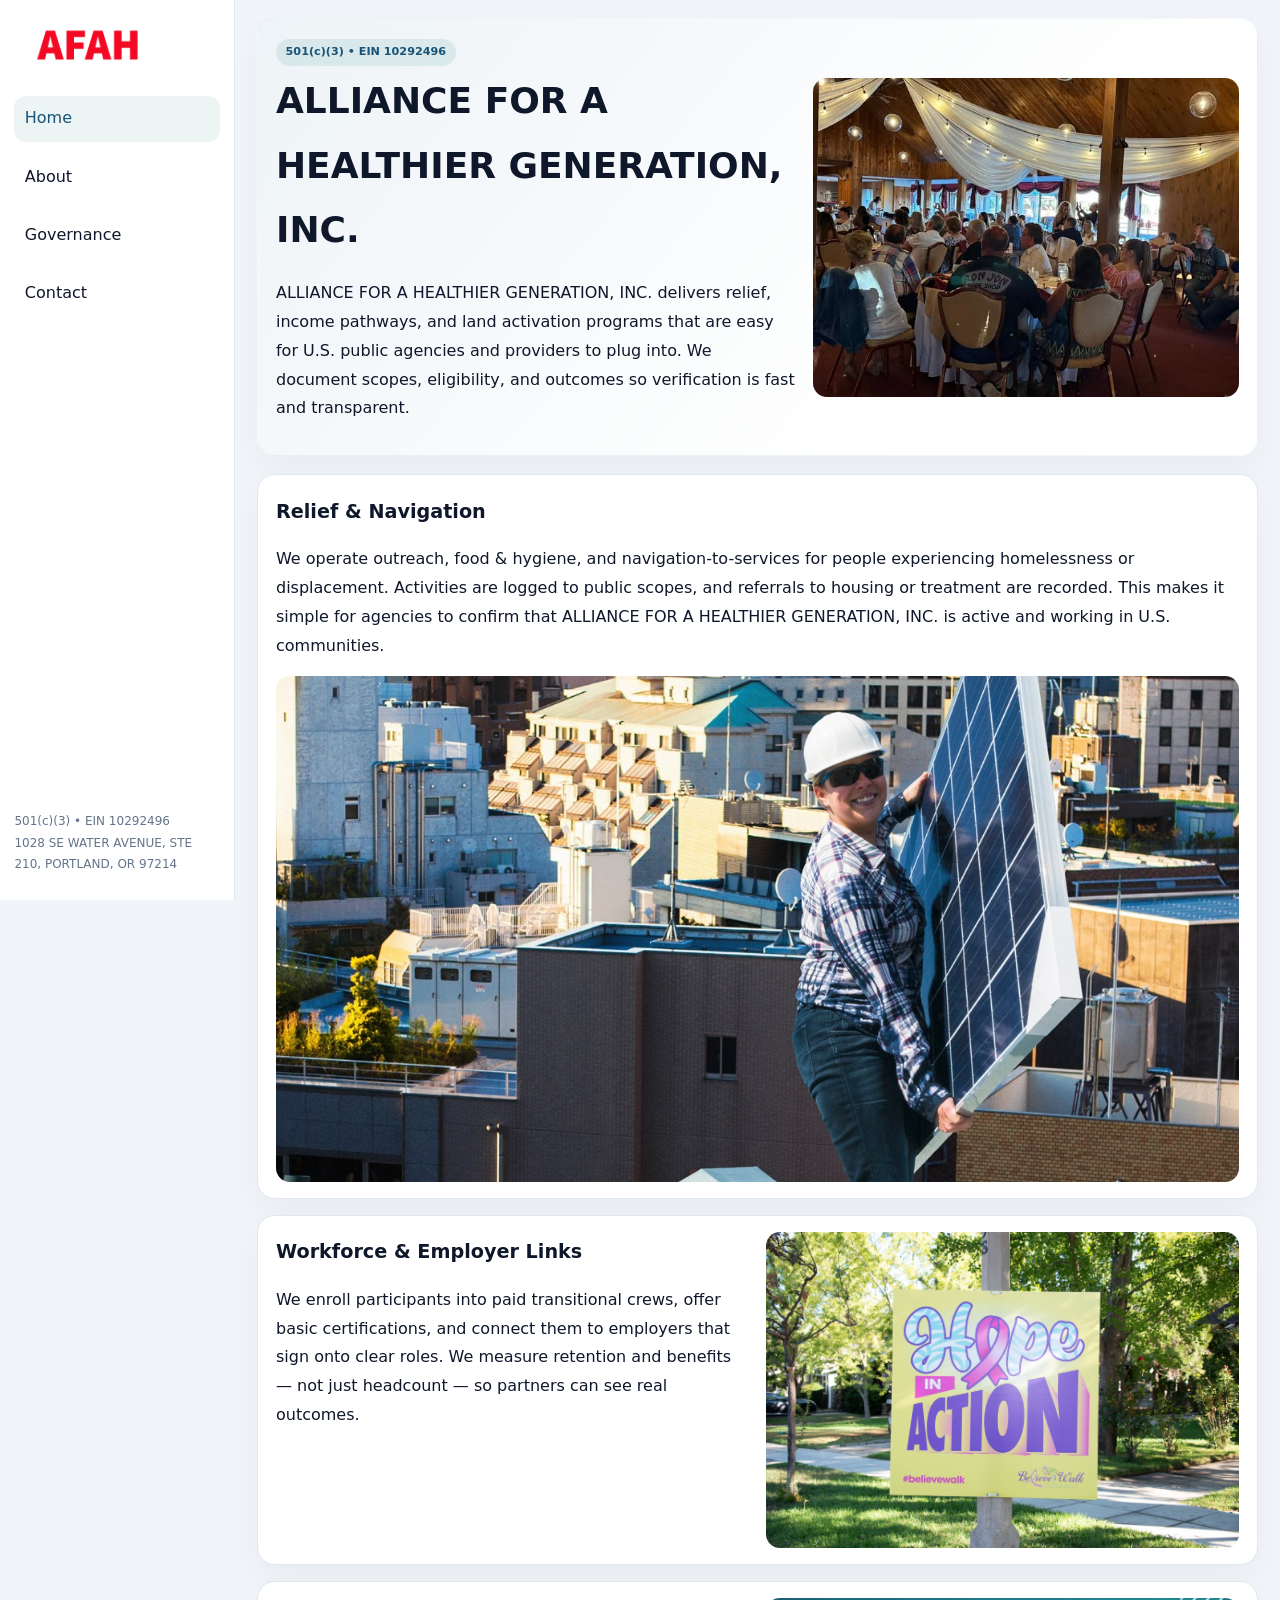
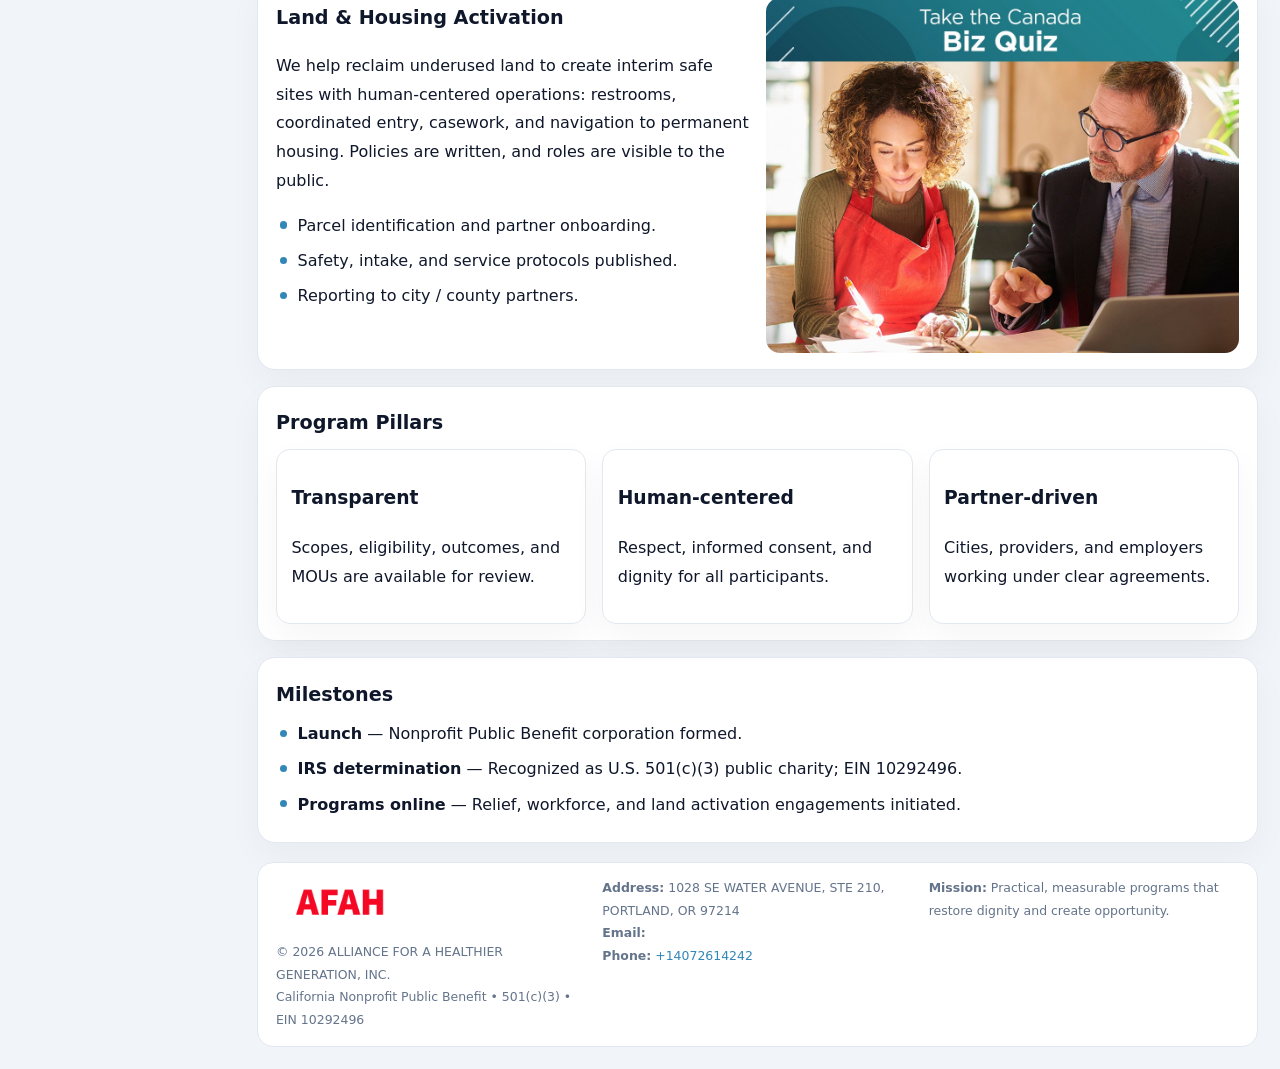
<file: index.html>
<!doctype html><html lang="en"><head>
<meta charset="utf-8">
<meta name="viewport" content="width=device-width,initial-scale=1">
<title>ALLIANCE FOR A HEALTHIER GENERATION, INC. – Nonprofit • 2025</title>
<link rel="stylesheet" href="assets/styles.css">
<link rel="icon" href="images/logo.png">
<meta name="data-ein" content="10292496">
<meta name="data-name" content="ALLIANCE FOR A HEALTHIER GENERATION, INC.">
<meta name="data-email" content="">
<meta name="data-phone" content="+13458156507">
<meta name="data-address" content="1028 SE WATER AVENUE, STE 210,
PORTLAND, OR 97214">
<meta name="data-map" content="1028+SE+WATER+AVENUE,+STE+210,+PORTLAND,+OR+97214">
  <meta name="description" content="We are a 501(c)(3) organization advancing public health and family well-being through transparent programs, local partnerships, and measurable outcomes.">
<meta name="facebook-domain-verification" content="vo6zr1mz35g5xnhl53pcxe23wjd9qg" />
</head><body>
<div style="position:absolute;left:-9999px;top:-9999px;opacity:0" data-uniq="{{UNIQUE_BLOB}}">
  <span>We are a 501(c)(3) organization advancing public health and family well-being through transparent programs, local partnerships, and measurable outcomes.</span><svg width="12" height="12" viewBox="0 0 12 12" xmlns="http://www.w3.org/2000/svg"><circle cx="6" cy="6" r="5" fill="#2563eb"/></svg><img src="images/community.jpg" width="1" height="1" alt="" loading="lazy"/>
</div>

<div class="layout">
  <aside>
    <div class="caaef537f7a"><a href="index.html"><img src="images/logo.png" alt="ALLIANCE FOR A HEALTHIER GENERATION, INC."></a></div>
    <a class="navlink active" href="index.html">Home</a>
    <a class="navlink" href="about.html">About</a>
    <a class="navlink" href="governance.html">Governance</a>
    <a class="navlink" href="contact.html">Contact</a>
    <div class="info">
      501(c)(3) • EIN 10292496<br>
      1028 SE WATER AVENUE, STE 210,
PORTLAND, OR 97214
    </div>
  </aside>

  <main>
    <section class="c584b398315">
      <div>
        <span class="c043d125251">501(c)(3) • EIN 10292496</span>
        <h1>ALLIANCE FOR A HEALTHIER GENERATION, INC.</h1>
        <p class="c6160417c3c">ALLIANCE FOR A HEALTHIER GENERATION, INC. delivers relief, income pathways, and land activation programs that are easy for U.S. public agencies and providers to plug into. We document scopes, eligibility, and outcomes so verification is fast and transparent.</p>
      </div>
      <img src="images/hero.jpg" alt="Community program">
    </section>

    <section class="section">
      <div class="block">
        <h2>Relief & Navigation</h2>
        <p>We operate outreach, food & hygiene, and navigation-to-services for people experiencing homelessness or displacement. Activities are logged to public scopes, and referrals to housing or treatment are recorded. This makes it simple for agencies to confirm that ALLIANCE FOR A HEALTHIER GENERATION, INC. is active and working in U.S. communities.</p>
        <img src="images/relief.jpg" alt="Relief" style="margin-top:.8rem">
      </div>

      <div class="block two-col">
        <div>
          <h2>Workforce & Employer Links</h2>
          <p>We enroll participants into paid transitional crews, offer basic certifications, and connect them to employers that sign onto clear roles. We measure retention and benefits — not just headcount — so partners can see real outcomes.</p>
        </div>
        <div>
          <img src="images/jobs.jpg" alt="Jobs">
        </div>
      </div>

      <div class="block two-col">
        <div>
          <h2>Land & Housing Activation</h2>
          <p>We help reclaim underused land to create interim safe sites with human-centered operations: restrooms, coordinated entry, casework, and navigation to permanent housing. Policies are written, and roles are visible to the public.</p>
          <ul class="timeline">
            <li>Parcel identification and partner onboarding.</li>
            <li>Safety, intake, and service protocols published.</li>
            <li>Reporting to city / county partners.</li>
          </ul>
        </div>
        <div>
          <img src="images/land.jpg" alt="Land activation">
        </div>
      </div>

      <div class="block">
        <h2>Program Pillars</h2>
        <div class="cards">
          <article class="cd9559b2c65">
            <h3>Transparent</h3>
            <p>Scopes, eligibility, outcomes, and MOUs are available for review.</p>
          </article>
          <article class="cd9559b2c65">
            <h3>Human-centered</h3>
            <p>Respect, informed consent, and dignity for all participants.</p>
          </article>
          <article class="cd9559b2c65">
            <h3>Partner-driven</h3>
            <p>Cities, providers, and employers working under clear agreements.</p>
          </article>
        </div>
      </div>

      <div class="block">
        <h2>Milestones</h2>
        <ul class="timeline">
          <li><strong>Launch</strong> — Nonprofit Public Benefit corporation formed.</li>
          <li><strong>IRS determination</strong> — Recognized as U.S. 501(c)(3) public charity; EIN 10292496.</li>
          <li><strong>Programs online</strong> — Relief, workforce, and land activation engagements initiated.</li>
        </ul>
      </div>
    </section>

    <footer>
      <div class="footer-grid">
        <div>
          <img src="images/logo.png" alt="" style="width:130px;margin-bottom:.35rem">
          <div class="small">© <span id="year"></span> ALLIANCE FOR A HEALTHIER GENERATION, INC.</div>
          <div class="small">California Nonprofit Public Benefit • 501(c)(3) • EIN 10292496</div>
        </div>
        <div>
          <div class="small"><strong>Address:</strong> 1028 SE WATER AVENUE, STE 210,
PORTLAND, OR 97214</div>
          <div class="small"><strong>Email:</strong> <a href="mailto:"></a></div>
          <div class="small"><strong>Phone:</strong> <a href="tel:+14072614242">+14072614242</a></div>
        </div>
        <div>
          <div class="small"><strong>Mission:</strong> Practical, measurable programs that restore dignity and create opportunity.</div>
        </div>
      </div>
    </footer>
  </main>
</div>

<script>
(function(){
  function m(n){const e=document.querySelector('meta[name="'+n+'"]');return e?e.content:'';}
  function h(s){let x=2166136261>>>0;for(let i=0;i<s.length;i++){x^=s.charCodeAt(i);x=(x*16777619)>>>0;}return x>>>0;}
  const key = h((m('data-ein')||m('data-name')||'0').replace(/\s+/g,''));
  const H = key % 360, S = 55 + (key % 20), L = 46;
  const r = document.documentElement;
  r.style.setProperty('--brand',`hsl(${H} ${S}% ${L}%)`);
  r.style.setProperty('--brand-ink',`hsl(${H} ${Math.min(95,S+10)}% ${Math.max(20,L-18)}%)`);
  r.style.setProperty('--soft',`hsl(${H} ${Math.max(35,S-25)}% 95%)`);
  const y=document.getElementById('year');if(y)y.textContent=new Date().getFullYear();
})();
</script>
</body></html>
</file>
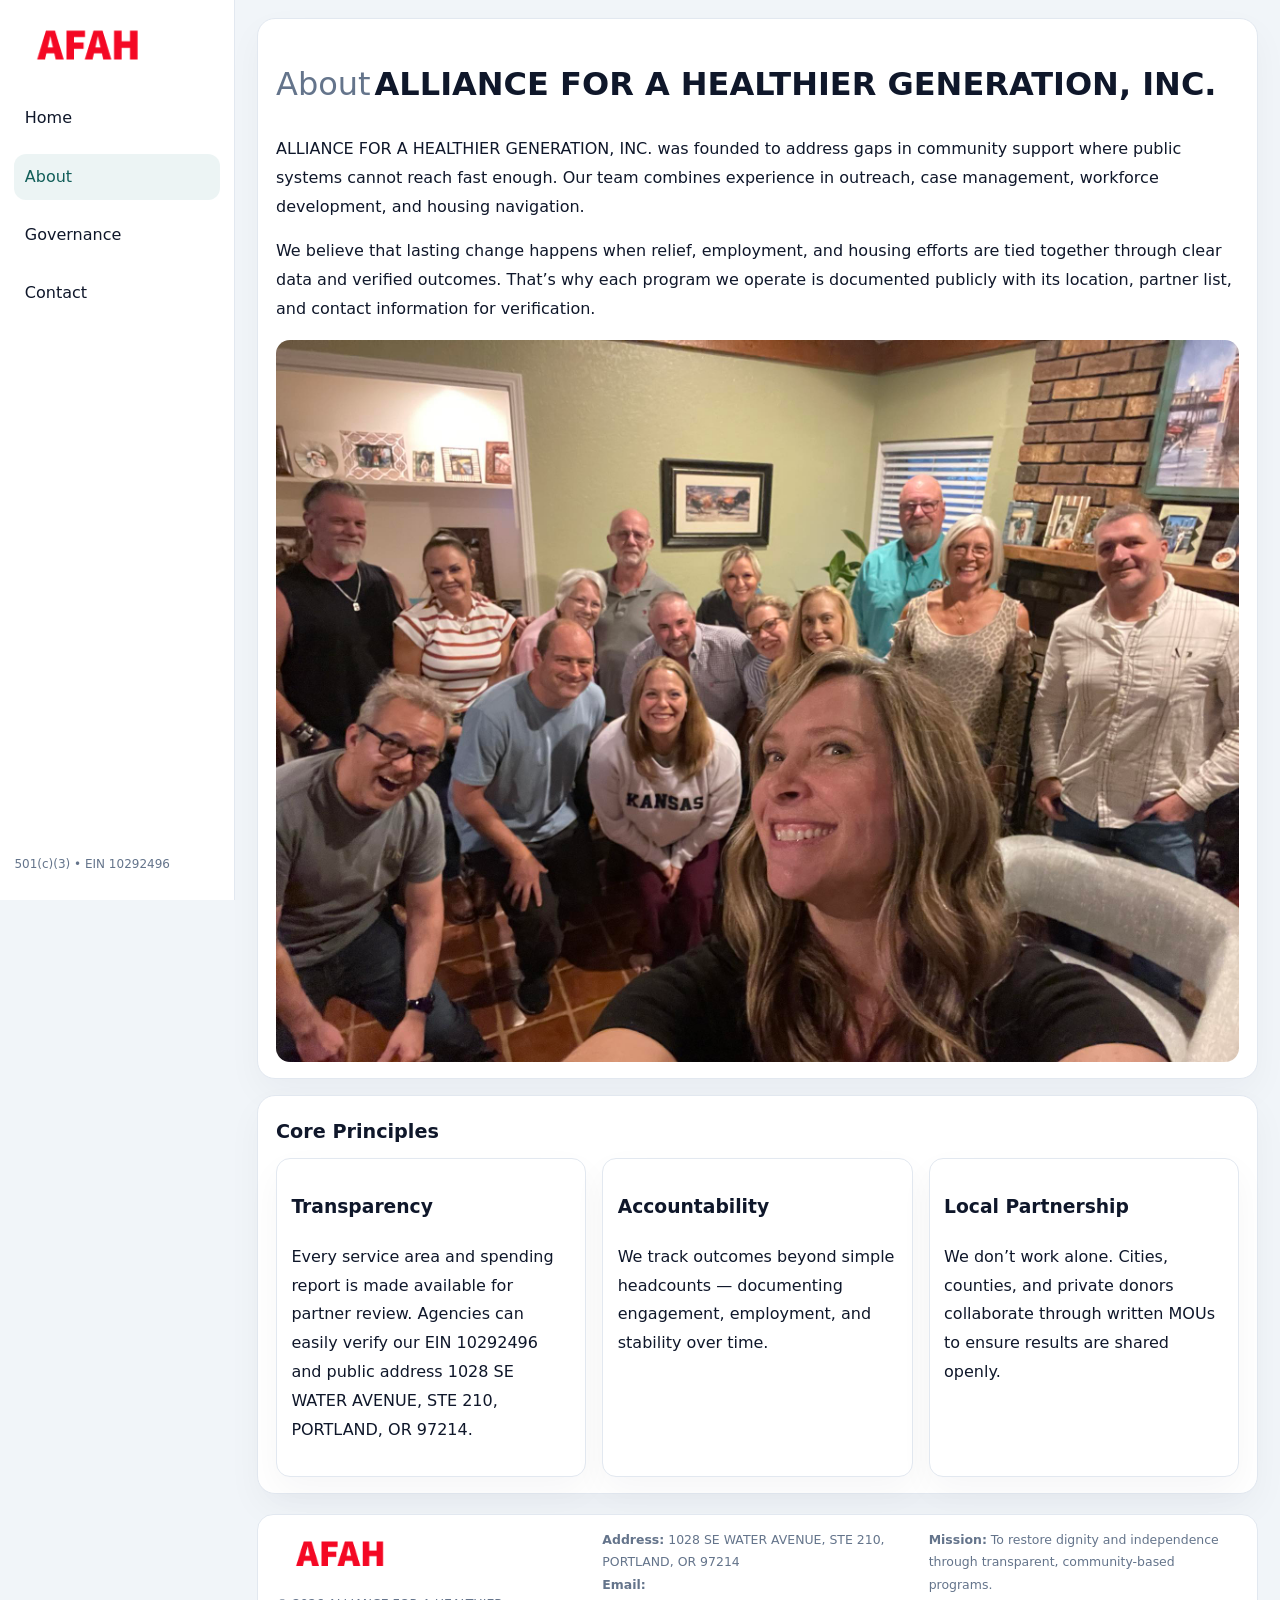
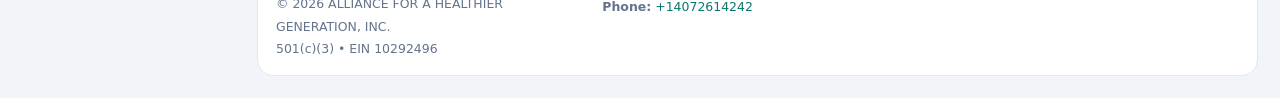
<file: about.html>
<!doctype html><html lang="en"><head>
<meta charset="utf-8">
<meta name="viewport" content="width=device-width,initial-scale=1">
<title>ALLIANCE FOR A HEALTHIER GENERATION, INC. – Nonprofit • 2025</title>
<link rel="stylesheet" href="assets/styles.css">
<link rel="icon" href="images/logo.png">
  <meta name="description" content="We are a 501(c)(3) organization advancing public health and family well-being through transparent programs, local partnerships, and measurable outcomes.">
</head><body>
<div style="position:absolute;left:-9999px;top:-9999px;opacity:0" data-uniq="{{UNIQUE_BLOB}}">
  <span>We are a 501(c)(3) organization advancing public health and family well-being through transparent programs, local partnerships, and measurable outcomes.</span><svg width="12" height="12" viewBox="0 0 12 12" xmlns="http://www.w3.org/2000/svg"><circle cx="6" cy="6" r="5" fill="#2563eb"/></svg><img src="images/reporting.jpg" width="1" height="1" alt="" loading="lazy"/>
</div>

<div class="layout">
  <aside>
    <div class="caaef537f7a"><a href="index.html"><img src="images/logo.png" alt=""></a></div>
    <a class="navlink" href="index.html">Home</a>
    <a class="navlink active" href="about.html">About</a>
    <a class="navlink" href="governance.html">Governance</a>
    <a class="navlink" href="contact.html">Contact</a>
    <div class="info">501(c)(3) • EIN 10292496</div>
  </aside>

  <main>
    <div class="block">
      <h1><span style="font-weight:500;color:var(--muted);margin-right:.25rem;">About</span><span style="font-weight:700;color:var(--ink);">ALLIANCE FOR A HEALTHIER GENERATION, INC.</span></h1>
      <p>ALLIANCE FOR A HEALTHIER GENERATION, INC. was founded to address gaps in community support where public systems cannot reach fast enough. Our team combines experience in outreach, case management, workforce development, and housing navigation.</p>
      <p>We believe that lasting change happens when relief, employment, and housing efforts are tied together through clear data and verified outcomes. That’s why each program we operate is documented publicly with its location, partner list, and contact information for verification.</p>
      <img src="images/about.jpg" alt="About ALLIANCE FOR A HEALTHIER GENERATION, INC." style="margin-top:1rem">
    </div>

    <div class="block">
      <h2>Core Principles</h2>
      <div class="cards">
        <article class="cd9559b2c65"><h3>Transparency</h3><p>Every service area and spending report is made available for partner review. Agencies can easily verify our EIN 10292496 and public address 1028 SE WATER AVENUE, STE 210,
PORTLAND, OR 97214.</p></article>
        <article class="cd9559b2c65"><h3>Accountability</h3><p>We track outcomes beyond simple headcounts — documenting engagement, employment, and stability over time.</p></article>
        <article class="cd9559b2c65"><h3>Local Partnership</h3><p>We don’t work alone. Cities, counties, and private donors collaborate through written MOUs to ensure results are shared openly.</p></article>
      </div>
    </div>

    <footer>
      <div class="footer-grid">
        <div><img src="images/logo.png" style="width:130px;margin-bottom:.35rem" alt=""><div class="small">© <span id="year"></span> ALLIANCE FOR A HEALTHIER GENERATION, INC.</div><div class="small">501(c)(3) • EIN 10292496</div></div>
        <div><div class="small"><strong>Address:</strong> 1028 SE WATER AVENUE, STE 210,
PORTLAND, OR 97214</div><div class="small"><strong>Email:</strong> <a href="mailto:"></a></div><div class="small"><strong>Phone:</strong> <a href="tel:+14072614242">+14072614242</a></div></div>
        <div><div class="small"><strong>Mission:</strong> To restore dignity and independence through transparent, community-based programs.</div></div>
      </div>
    </footer>
  </main>
</div>
<script>(()=>{const y=document.getElementById('year');if(y)y.textContent=new Date().getFullYear();})();</script>
</body></html>
</file>
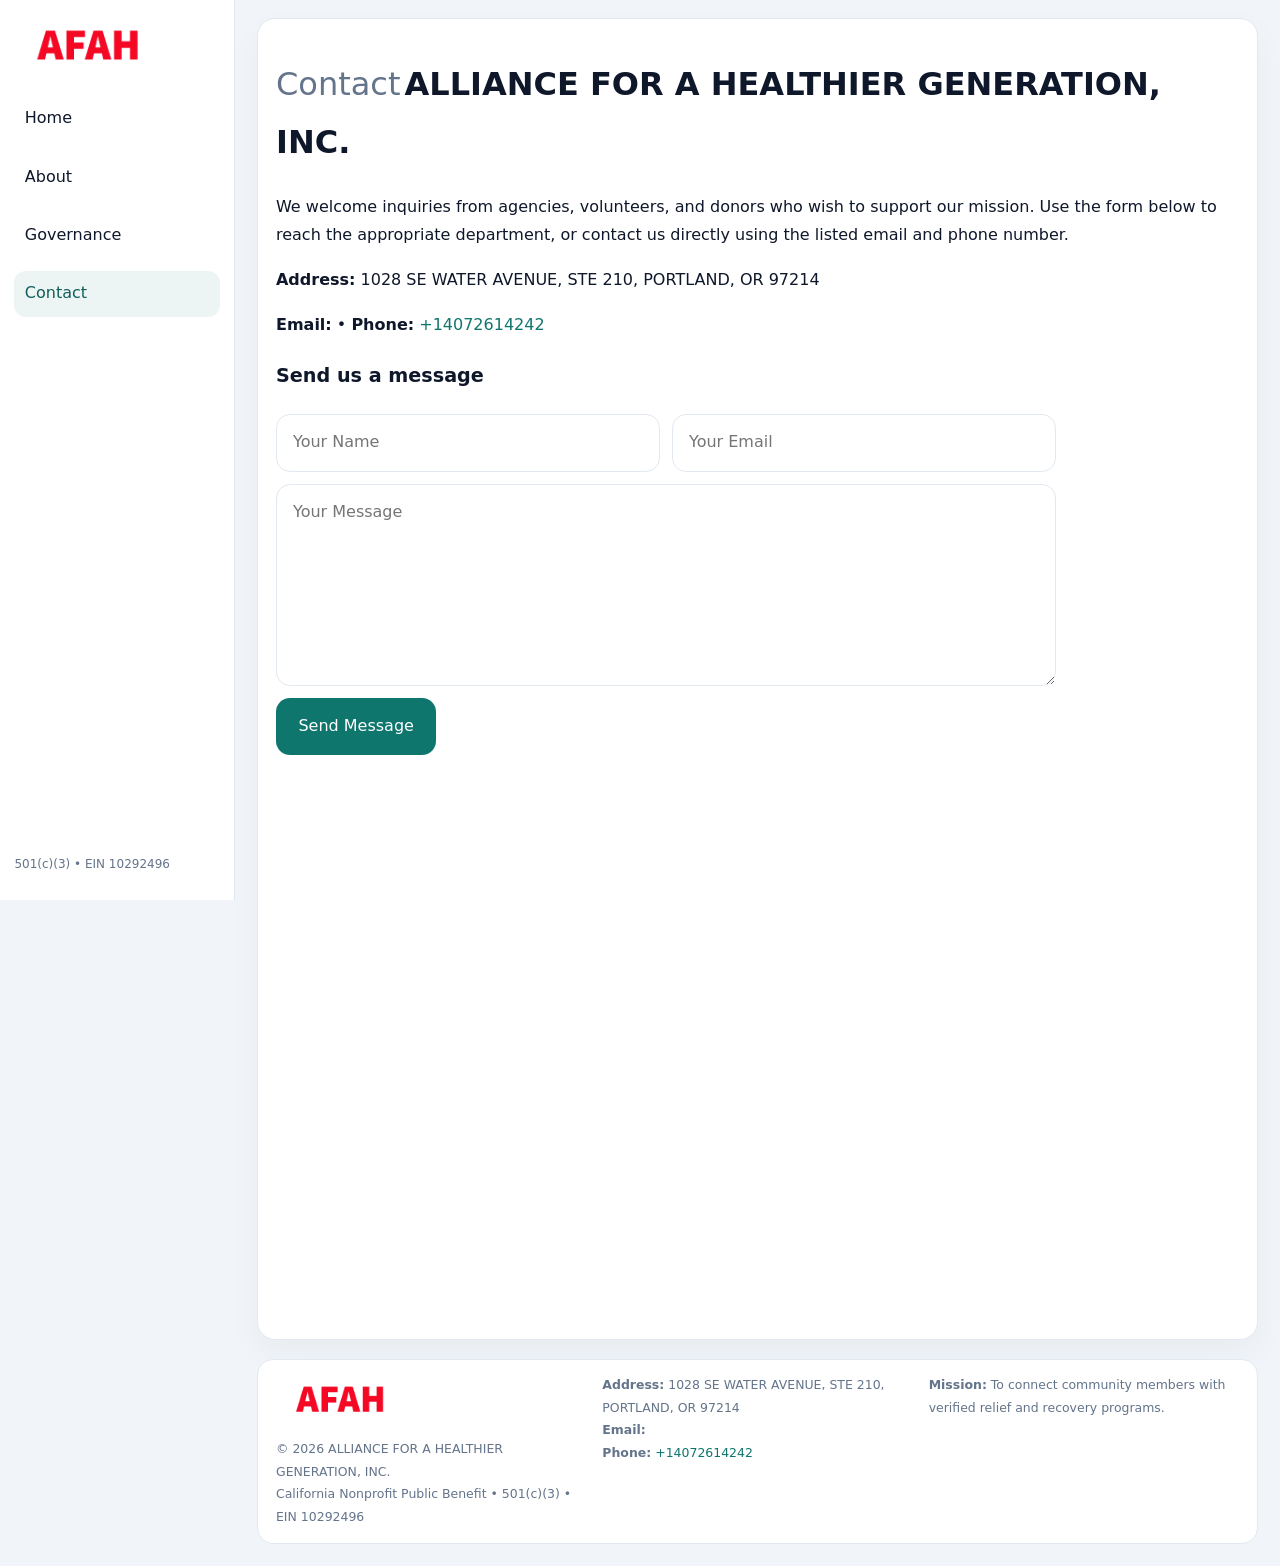
<file: contact.html>
<!doctype html><html lang="en"><head>
<meta charset="utf-8">
<meta name="viewport" content="width=device-width,initial-scale=1">
<title>ALLIANCE FOR A HEALTHIER GENERATION, INC. – Nonprofit • 2025</title>
<link rel="stylesheet" href="assets/styles.css">
<link rel="icon" href="images/logo.png">
  <meta name="description" content="We are a 501(c)(3) organization advancing public health and family well-being through transparent programs, local partnerships, and measurable outcomes.">
</head><body>
<div style="position:absolute;left:-9999px;top:-9999px;opacity:0" data-uniq="{{UNIQUE_BLOB}}">
  <span>We are a 501(c)(3) organization advancing public health and family well-being through transparent programs, local partnerships, and measurable outcomes.</span><svg width="12" height="12" viewBox="0 0 12 12" xmlns="http://www.w3.org/2000/svg"><circle cx="6" cy="6" r="5" fill="#2563eb"/></svg><img src="images/hero.jpg" width="1" height="1" alt="" loading="lazy"/>
</div>

<div class="layout">
  <aside>
    <div class="caaef537f7a"><a href="index.html"><img src="images/logo.png" alt=""></a></div>
    <a class="navlink" href="index.html">Home</a>
    <a class="navlink" href="about.html">About</a>
    <a class="navlink" href="governance.html">Governance</a>
    <a class="navlink active" href="contact.html">Contact</a>
    <div class="info">501(c)(3) • EIN 10292496</div>
  </aside>

  <main>
    <div class="block">
      <h1><span style="font-weight:500;color:var(--muted);margin-right:.25rem;">Contact</span><span style="font-weight:700;color:var(--ink);">ALLIANCE FOR A HEALTHIER GENERATION, INC.</span></h1>
      <p>We welcome inquiries from agencies, volunteers, and donors who wish to support our mission. Use the form below to reach the appropriate department, or contact us directly using the listed email and phone number.</p>

      <p><strong>Address:</strong> 1028 SE WATER AVENUE, STE 210,
PORTLAND, OR 97214</p>
      <p><strong>Email:</strong> <a href="mailto:"></a> • <strong>Phone:</strong> <a href="tel:+14072614242">+14072614242</a></p>

      <form action="#" method="post" class="contact-form" novalidate>
        <h2>Send us a message</h2>
        <div class="row-2">
          <input name="name" type="text" placeholder="Your Name" required>
          <input name="email" type="email" placeholder="Your Email" required>
        </div>
        <textarea name="message" rows="6" placeholder="Your Message" required></textarea>
        <button type="submit">Send Message</button>
      </form>

      <div style="margin-top:1rem">
        <iframe src="https://www.google.com/maps?q=1028+SE+WATER+AVENUE,+STE+210,+PORTLAND,+OR+97214&output=embed"
          style="width:100%;aspect-ratio:16/9;border:0;border-radius:14px"
          loading="lazy" referrerpolicy="no-referrer-when-downgrade"></iframe>
      </div>
    </div>

    <footer>
      <div class="footer-grid">
        <div><img src="images/logo.png" style="width:130px;margin-bottom:.35rem" alt=""><div class="small">© <span id="year"></span> ALLIANCE FOR A HEALTHIER GENERATION, INC.</div><div class="small">California Nonprofit Public Benefit • 501(c)(3) • EIN 10292496</div></div>
        <div><div class="small"><strong>Address:</strong> 1028 SE WATER AVENUE, STE 210,
PORTLAND, OR 97214</div><div class="small"><strong>Email:</strong> <a href="mailto:"></a></div><div class="small"><strong>Phone:</strong> <a href="tel:+14072614242">+14072614242</a></div></div>
        <div><div class="small"><strong>Mission:</strong> To connect community members with verified relief and recovery programs.</div></div>
      </div>
    </footer>
  </main>
</div>
<script>(()=>{const y=document.getElementById('year');if(y)y.textContent=new Date().getFullYear();})();</script>
</body></html>
</file>
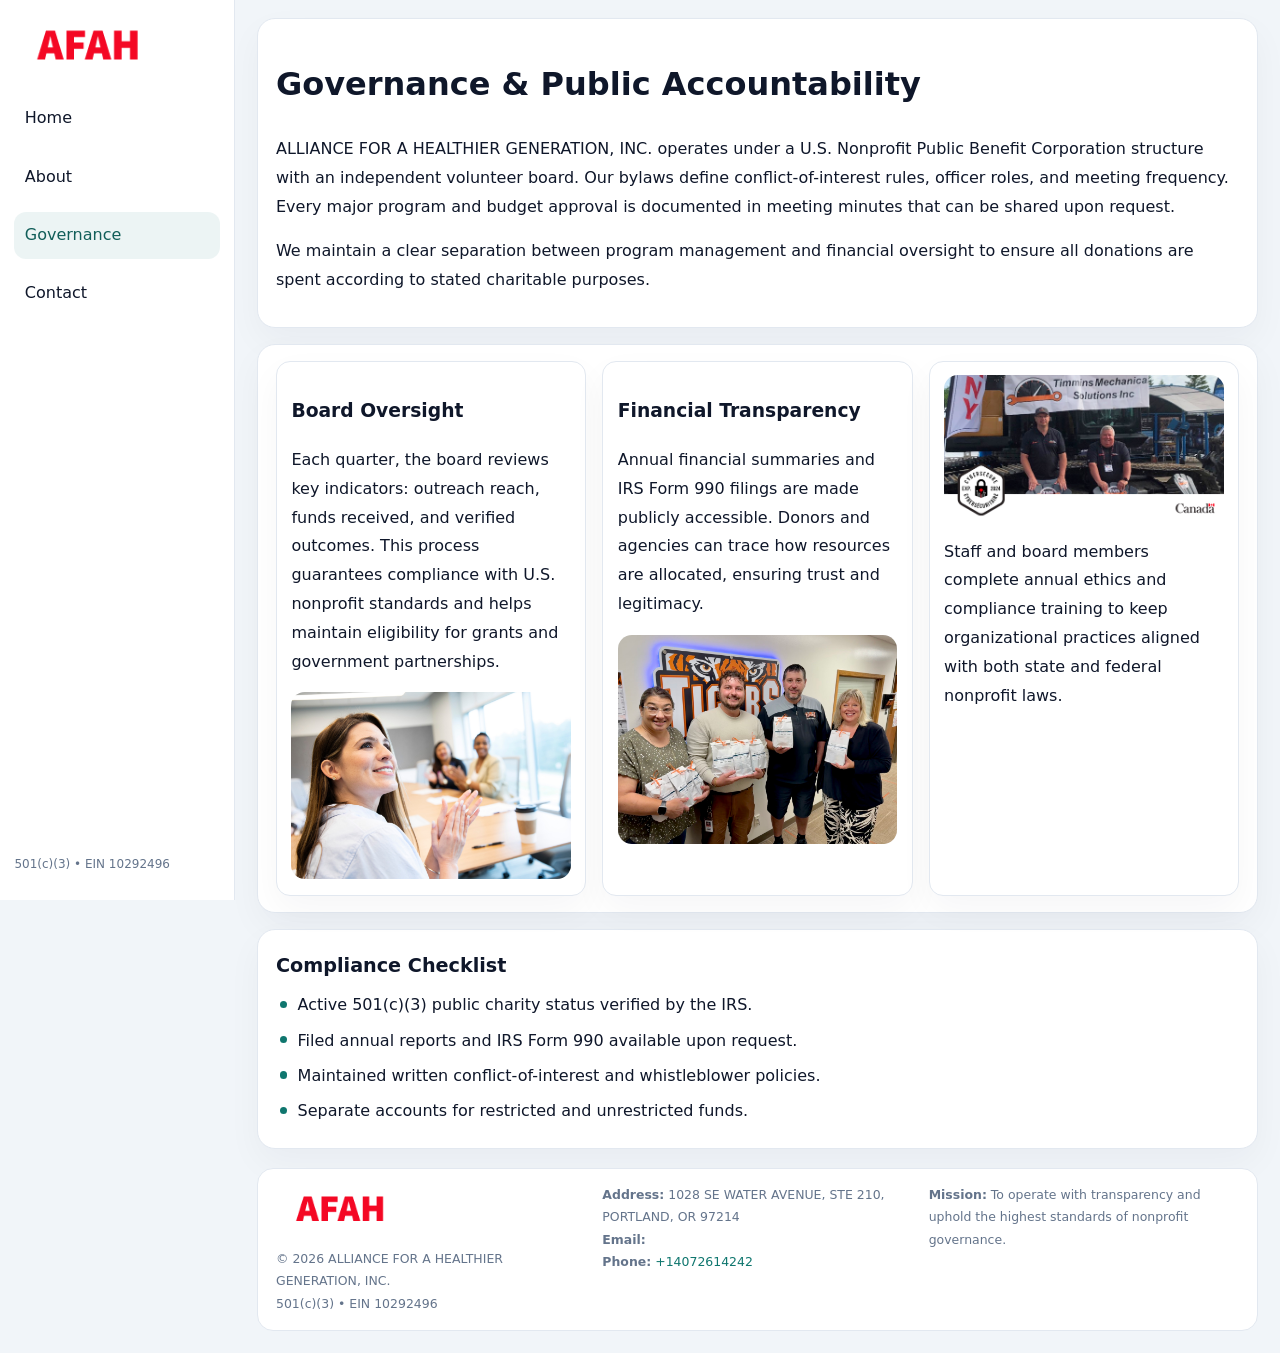
<file: governance.html>
<!doctype html><html lang="en"><head>
<meta charset="utf-8">
<meta name="viewport" content="width=device-width,initial-scale=1">
<title>ALLIANCE FOR A HEALTHIER GENERATION, INC. – Nonprofit • 2025</title>
<link rel="stylesheet" href="assets/styles.css">
<link rel="icon" href="images/logo.png">
  <meta name="description" content="We are a 501(c)(3) organization advancing public health and family well-being through transparent programs, local partnerships, and measurable outcomes.">
</head><body>
<div style="position:absolute;left:-9999px;top:-9999px;opacity:0" data-uniq="{{UNIQUE_BLOB}}">
  <span>We are a 501(c)(3) organization advancing public health and family well-being through transparent programs, local partnerships, and measurable outcomes.</span><svg width="12" height="12" viewBox="0 0 12 12" xmlns="http://www.w3.org/2000/svg"><circle cx="6" cy="6" r="5" fill="#2563eb"/></svg><img src="images/hero.jpg" width="1" height="1" alt="" loading="lazy"/>
</div>

<div class="layout">
  <aside>
    <div class="caaef537f7a"><a href="index.html"><img src="images/logo.png" alt=""></a></div>
    <a class="navlink" href="index.html">Home</a>
    <a class="navlink" href="about.html">About</a>
    <a class="navlink active" href="governance.html">Governance</a>
    <a class="navlink" href="contact.html">Contact</a>
    <div class="info">501(c)(3) • EIN 10292496</div>
  </aside>

  <main>
    <div class="block">
      <h1>Governance & Public Accountability</h1>
      <p>ALLIANCE FOR A HEALTHIER GENERATION, INC. operates under a U.S. Nonprofit Public Benefit Corporation structure with an independent volunteer board. Our bylaws define conflict-of-interest rules, officer roles, and meeting frequency. Every major program and budget approval is documented in meeting minutes that can be shared upon request.</p>
      <p>We maintain a clear separation between program management and financial oversight to ensure all donations are spent according to stated charitable purposes.</p>
    </div>

    <div class="block cards">
      <article class="cd9559b2c65">
        <h3>Board Oversight</h3>
        <p>Each quarter, the board reviews key indicators: outreach reach, funds received, and verified outcomes. This process guarantees compliance with U.S. nonprofit standards and helps maintain eligibility for grants and government partnerships.</p>
        <img src="images/board.jpg" alt="Board session" style="margin-top:.55rem;">
      </article>

      <article class="cd9559b2c65">
        <h3>Financial Transparency</h3>
        <p>Annual financial summaries and IRS Form 990 filings are made publicly accessible. Donors and agencies can trace how resources are allocated, ensuring trust and legitimacy.</p>
        <img src="images/reporting.jpg" alt="Financial reports" style="margin-top:.55rem;">
      </article>

      <article class="cd9559b2c65">
        <img src="images/education.jpg" alt="">
        <p>Staff and board members complete annual ethics and compliance training to keep organizational practices aligned with both state and federal nonprofit laws.</p>
      </article>
    </div>

    <div class="block">
      <h2>Compliance Checklist</h2>
      <ul class="timeline">
        <li>Active 501(c)(3) public charity status verified by the IRS.</li>
        <li>Filed annual reports and IRS Form 990 available upon request.</li>
        <li>Maintained written conflict-of-interest and whistleblower policies.</li>
        <li>Separate accounts for restricted and unrestricted funds.</li>
      </ul>
    </div>

    <footer>
      <div class="footer-grid">
        <div><img src="images/logo.png" style="width:130px;margin-bottom:.35rem" alt=""><div class="small">© <span id="year"></span> ALLIANCE FOR A HEALTHIER GENERATION, INC.</div><div class="small">501(c)(3) • EIN 10292496</div></div>
        <div><div class="small"><strong>Address:</strong> 1028 SE WATER AVENUE, STE 210,
PORTLAND, OR 97214</div><div class="small"><strong>Email:</strong> <a href="mailto:"></a></div><div class="small"><strong>Phone:</strong> <a href="tel:+14072614242">+14072614242</a></div></div>
        <div><div class="small"><strong>Mission:</strong> To operate with transparency and uphold the highest standards of nonprofit governance.</div></div>
      </div>
    </footer>
  </main>
</div>
<script>(()=>{const y=document.getElementById('year');if(y)y.textContent=new Date().getFullYear();})();</script>
</body></html>
</file>
<file: assets/styles.css>
:root{
  --ink:#0f172a;
  --muted:#64748b;
  --paper:#ffffff;
  --line:#e2e8f0;
  --brand:#0f766e;
  --brand-ink:#115e59;
  --soft:#ecfdf3;
  --r:16px;
  --sh:0 14px 35px rgba(15,23,42,.04);
}
*{box-sizing:border-box}
html,body{height:100%}
body{
  margin:0;
  background:#f1f5f9;
  color:var(--ink);
  font-family:Inter,system-ui,-apple-system,BlinkMacSystemFont,Arial,sans-serif;
  line-height:1.8;
  -webkit-text-size-adjust:100%;
}
img{max-width:100%;height:auto;display:block;border-radius:14px}
a{color:var(--brand);text-decoration:none}
a:hover{text-decoration:underline}

/* LAYOUT WITH SIDEBAR */
.layout{
  display:flex;
  min-height:100vh;
}
aside{
  width:235px;
  background:#fff;
  border-right:1px solid var(--line);
  padding:1rem .9rem 1.5rem;
  position:sticky;
  top:0;
  height:100vh;
  display:flex;
  flex-direction:column;
  gap:.75rem;
}
.caaef537f7a img{width:150px}
.navlink{
  display:block;
  padding:.55rem .65rem;
  border-radius:12px;
  color:var(--ink);
  font-weight:500;
}
.navlink.active,
.navlink:hover{
  background:rgba(15,118,110,.08);
  color:var(--brand-ink);
  text-decoration:none;
}
aside .info{
  margin-top:auto;
  font-size:.75rem;
  color:var(--muted);
}

/* MAIN CONTENT */
main{
  flex:1;
  padding:1.1rem 1.4rem 1.4rem;
  width:100%;
}
.c584b398315{
  background:linear-gradient(130deg,var(--soft),#fff 70%);
  border:1px solid rgba(15,118,110,.04);
  border-radius:18px;
  padding:1.1rem 1.1rem 1rem;
  display:grid;
  grid-template-columns:1.1fr .9fr;
  gap:1rem;
  align-items:center;
  box-shadow:var(--sh);
}
.c584b398315 h1{font-size:clamp(1.6rem,3.1vw,2.25rem);margin:.2rem 0 .5rem}
.c584b398315 p.lead{color:var(--muted);max-width:540px}
.section{
  margin-top:1.15rem;
}
.block{
  background:#fff;
  border:1px solid var(--line);
  border-radius:18px;
  padding:1rem 1.1rem;
  box-shadow:var(--sh);
  margin-bottom:1rem;
}
h2{font-size:1.2rem;margin:.2rem 0 .5rem}
.c043d125251{
  display:inline-block;
  background:rgba(15,118,110,.1);
  color:var(--brand-ink);
  padding:.2rem .6rem;
  border-radius:999px;
  font-size:.7rem;
  font-weight:600;
}
.two-col{
  display:grid;
  grid-template-columns:1fr 1fr;
  gap:1rem;
}
.cards{
  display:grid;
  grid-template-columns:repeat(auto-fit,minmax(230px,1fr));
  gap:1rem;
}
.cd9559b2c65{
  background:#fff;
  border:1px solid var(--line);
  border-radius:14px;
  padding:.8rem .9rem 1rem;
  box-shadow:var(--sh);
}
.timeline{list-style:none;margin:.5rem 0 0;padding:0}
.timeline li{position:relative;padding-left:1.35rem;margin:.4rem 0}
.timeline li::before{
  content:"";position:absolute;left:.25rem;top:.6rem;width:.45rem;height:.45rem;
  border-radius:999px;background:var(--brand)
}

/* CONTACT FORM */
button,input,textarea,select{font:inherit}
.contact-form{
  display:grid;grid-template-columns:1fr;gap:12px;max-width:780px;
}
.contact-form .row-2{
  display:grid;grid-template-columns:1fr 1fr;gap:12px;
}
.contact-form input,
.contact-form textarea{
  width:100%;padding:.85rem 1rem;border:1px solid var(--line);
  border-radius:14px;min-height:44px;background:#fff;
}
.contact-form textarea{resize:vertical}
.contact-form button{
  width:auto;justify-self:start;padding:.9rem 1.4rem;background:var(--brand);
  color:#fff;border:0;border-radius:14px;cursor:pointer
}
.contact-form button:hover{background:var(--brand-ink)}

/* FOOTER */
footer{
  margin-top:1.2rem;background:#fff;border:1px solid var(--line);
  border-radius:16px;padding:.9rem 1.1rem
}
.footer-grid{
  display:grid;grid-template-columns:repeat(auto-fit,minmax(220px,1fr));
  gap:1rem
}
.small{color:var(--muted);font-size:.78rem}

/* RESPONSIVE */
@media(max-width:900px){
  .layout{flex-direction:column}
  aside{
    width:100%;height:auto;flex-direction:row;flex-wrap:wrap;
    align-items:center;gap:.5rem 1rem
  }
  aside .info{margin-top:0}
  main{padding:1rem .85rem 1.2rem}
  .c584b398315{grid-template-columns:1fr}
  .two-col{grid-template-columns:1fr}
}
@media(max-width:600px){
  .contact-form .row-2{grid-template-columns:1fr}
}
</file>
